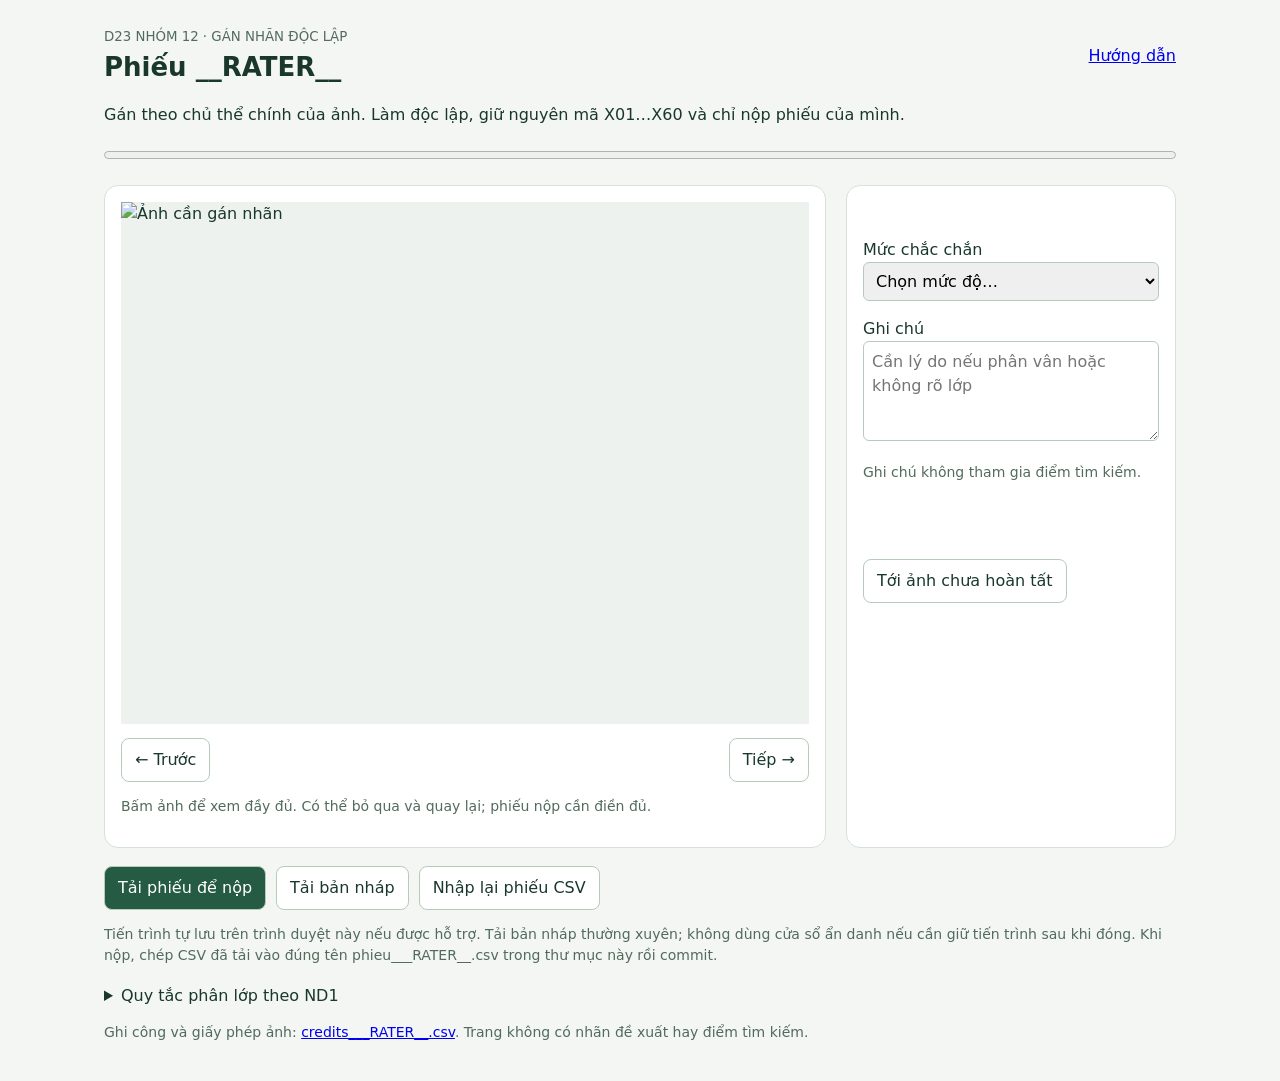
<file: scripts/labels/template.html>
<!doctype html>
<html lang="vi"><meta charset="utf-8"><meta name="viewport" content="width=device-width,initial-scale=1">
<title>Gán nhãn độc lập — __RATER__</title>
<style>
*{box-sizing:border-box}body{margin:0;background:#f3f6f3;color:#19382b;font:16px/1.5 system-ui,sans-serif}
main{max-width:1120px;margin:auto;padding:24px}header{display:flex;justify-content:space-between;gap:12px;align-items:center;flex-wrap:wrap}
h1{font-size:26px;margin:0}small{color:#526b5c}.layout{display:grid;grid-template-columns:minmax(0,1fr) 330px;gap:20px;margin-top:18px}
.photo,.form{background:white;border:1px solid #d7e1d8;border-radius:14px;padding:16px}.photo img{display:block;width:100%;height:58vh;object-fit:contain;background:#eef2ef}
.nav{display:flex;gap:12px;align-items:center;justify-content:space-between;margin-top:14px}button,.import{font:inherit;padding:9px 13px;border:1px solid #b6cbb9;border-radius:8px;background:white;color:#19382b;cursor:pointer}
button:focus-visible,textarea:focus-visible,select:focus-visible{outline:3px solid #d89c2b;outline-offset:2px}button.active,.primary{background:#245b42;color:white}.classes{display:grid;grid-template-columns:1fr 1fr;gap:8px}
label{display:block;margin-top:16px}textarea,select{width:100%;padding:8px;font:inherit;border:1px solid #b6cbb9;border-radius:6px}textarea{height:100px}progress{width:100%;accent-color:#245b42}
.hint{font-size:14px;color:#526b5c}.error{color:#a52822}#status{min-height:44px}details{margin-top:18px}summary{cursor:pointer}table{border-collapse:collapse;width:100%;font-size:14px}td{border-bottom:1px solid #ddd;padding:8px}.tools{display:flex;gap:10px;flex-wrap:wrap;margin-top:18px}
@media(max-width:800px){.layout{grid-template-columns:1fr}.photo img{height:45vh}main{padding:12px}}
</style>
<main><header><div><small>D23 NHÓM 12 · GÁN NHÃN ĐỘC LẬP</small><h1>Phiếu __RATER__</h1></div><a href="HUONG_DAN.md">Hướng dẫn</a></header>
<p>Gán theo chủ thể chính của ảnh. Làm độc lập, giữ nguyên mã X01…X60 và chỉ nộp phiếu của mình.</p>
<div id="progress-text"></div><progress id="progress" max="60" value="0"></progress>
<div class="layout"><section class="photo"><a id="full" target="_blank" rel="noopener"><img id="image" alt="Ảnh cần gán nhãn"></a>
<div class="nav"><button id="prev">← Trước</button><strong id="position"></strong><button id="next">Tiếp →</button></div><p class="hint">Bấm ảnh để xem đầy đủ. Có thể bỏ qua và quay lại; phiếu nộp cần điền đủ.</p></section>
<section class="form"><h2 id="name"></h2><div class="classes" id="classes"></div>
<label>Mức chắc chắn<select id="certainty"><option value="">Chọn mức độ…</option><option value="chac">Chắc chắn</option><option value="phan_van">Phân vân</option></select></label>
<label>Ghi chú<textarea id="notes" placeholder="Cần lý do nếu phân vân hoặc không rõ lớp"></textarea></label>
<p class="hint">Ghi chú không tham gia điểm tìm kiếm.</p><p id="status" role="status" aria-live="polite"></p>
<button id="unfinished">Tới ảnh chưa hoàn tất</button></section></div>
<div class="tools"><button id="download" class="primary">Tải phiếu để nộp</button><button id="draft">Tải bản nháp</button><label class="import" style="margin:0">Nhập lại phiếu CSV<input id="import" type="file" accept=".csv,text/csv" hidden></label></div>
<p class="hint">Tiến trình tự lưu trên trình duyệt này nếu được hỗ trợ. Tải bản nháp thường xuyên; không dùng cửa sổ ẩn danh nếu cần giữ tiến trình sau khi đóng. Khi nộp, chép CSV đã tải vào đúng tên phieu___RATER__.csv trong thư mục này rồi commit.</p>
<details><summary>Quy tắc phân lớp theo ND1</summary><table>
<tr><td>SEA — Biển</td><td>Mặt biển, sóng, bờ biển, bãi cát giáp biển.</td></tr><tr><td>WAT — Thác</td><td>Dòng nước đổ từ trên cao, bọt hoặc sương thác.</td></tr>
<tr><td>FOR — Rừng</td><td>Tán lá, thân cây, đường mòn trong rừng; rừng là trọng tâm.</td></tr><tr><td>MOU — Núi</td><td>Hình dạng đỉnh/dãy/sườn núi hoặc thung lũng là chủ thể.</td></tr>
<tr><td>RIV — Sông/Hồ</td><td>Mặt nước tương đối phẳng có bờ bao quanh, không có sóng biển lớn hay thác.</td></tr><tr><td>FLO — Hoa</td><td>Bông hoa, bụi hoa hoặc cánh đồng hoa.</td></tr>
<tr><td>KHONG_RO</td><td>Không xác định được một lớp; ghi rõ lý do.</td></tr></table>
<p>Hồ có núi phía sau: RIV khi mặt nước là chủ thể, MOU khi núi là trọng tâm. Thác giữa rừng: WAT khi dòng nước đổ là chủ thể.</p></details>
<p class="hint">Ghi công và giấy phép ảnh: <a href="credits___RATER__.csv">credits___RATER__.csv</a>. Trang không có nhãn đề xuất hay điểm tìm kiếm.</p>
</main><script>
'use strict';
const kit=__PAYLOAD__;
const $=id=>document.getElementById(id),fields=['anh','lop','muc_do','ghi_chu'];
const choices={SEA:'Biển',WAT:'Thác',FOR:'Rừng',MOU:'Núi',RIV:'Sông/Hồ',FLO:'Hoa',KHONG_RO:'Không rõ'};
const storageKey='nh12-blind-'+kit.rater+'-'+kit.snapshot;
let rows=kit.ids.map(anh=>({anh,lop:'',muc_do:'',ghi_chu:''})),index=0;
function validateRows(data,complete=false){
 if(data.length!==kit.ids.length||new Set(data.map(r=>r.anh)).size!==kit.ids.length||data.some(r=>!kit.ids.includes(r.anh)))throw Error('Mã ảnh thiếu, thừa hoặc bị trùng.');
 for(const r of data){if(fields.some(k=>typeof r[k]!=='string'))throw Error('CSV không đủ cột.');if(r.lop&&!Object.hasOwn(choices,r.lop))throw Error(r.anh+': sai mã lớp.');if(r.muc_do&&!['chac','phan_van'].includes(r.muc_do))throw Error(r.anh+': sai mức độ.');if(complete&&!done(r))throw Error(r.anh+': cần lớp, mức chắc chắn và ghi chú nếu phân vân/không rõ.');}
}
function done(r){return Object.hasOwn(choices,r.lop)&&['chac','phan_van'].includes(r.muc_do)&&(!(r.lop==='KHONG_RO'||r.muc_do==='phan_van')||r.ghi_chu.trim());}
function message(text,error=false){$('status').textContent=text;$('status').className=error?'error':'hint';}
try{const saved=localStorage.getItem(storageKey);if(saved){let d=JSON.parse(saved);validateRows(d);rows=kit.ids.map(id=>d.find(r=>r.anh===id));}}catch{message('Không đọc được bản lưu trình duyệt. Có thể nhập bản nháp CSV.',true);}
function persist(){try{localStorage.setItem(storageKey,JSON.stringify(rows));message('Đã lưu trên trình duyệt.');}catch{message('Trình duyệt không lưu tiến trình. Hãy tải bản nháp CSV.',true);}progress();}
function progress(){const n=rows.filter(done).length;$('progress').value=n;$('progress-text').textContent=`Đã hoàn tất ${n}/${rows.length} ảnh`;}
function paint(){const r=rows[index],src='anh_'+kit.rater+'/'+r.anh;$('image').src=src;$('image').alt=r.anh;$('full').href=src;$('name').textContent=r.anh;$('position').textContent=`${index+1} / ${rows.length}`;$('certainty').value=r.muc_do;$('notes').value=r.ghi_chu;$('prev').disabled=index===0;$('next').disabled=index===rows.length-1;document.querySelectorAll('[data-label]').forEach(b=>{b.classList.toggle('active',b.dataset.label===r.lop);b.setAttribute('aria-pressed',String(b.dataset.label===r.lop));});progress();}
for(const [code,title] of Object.entries(choices)){const b=document.createElement('button');b.type='button';b.dataset.label=code;b.textContent=code+' · '+title;b.onclick=()=>{rows[index].lop=code;persist();paint();};$('classes').append(b);}
$('certainty').onchange=()=>{rows[index].muc_do=$('certainty').value;persist();};$('notes').oninput=()=>{rows[index].ghi_chu=$('notes').value;persist();};
$('prev').onclick=()=>{if(index>0){index--;paint();}};$('next').onclick=()=>{if(index<rows.length-1){index++;paint();}};
$('unfinished').onclick=()=>{const i=rows.findIndex(r=>!done(r));if(i<0){message('Đã đủ 60 ảnh. Có thể tải phiếu để nộp.');return;}index=i;paint();};
function download(complete){try{validateRows(rows,complete);}catch(e){message(e.message,true);return;}const quote=v=>'"'+v.replaceAll('"','""')+'"';const csv='\ufeff'+[fields.join(','),...rows.map(r=>fields.map(k=>quote(r[k])).join(','))].join('\r\n')+'\r\n';const url=URL.createObjectURL(new Blob([csv],{type:'text/csv;charset=utf-8'}));const a=document.createElement('a');a.href=url;a.download='phieu_'+kit.rater+(complete?'':'_nhap')+'.csv';a.click();setTimeout(()=>URL.revokeObjectURL(url),1000);message(complete?'Đã xuất phiếu. Chép vào đúng phieu_'+kit.rater+'.csv rồi commit.':'Đã xuất bản nháp.');}
$('download').onclick=()=>download(true);$('draft').onclick=()=>download(false);
function parseCSV(text){text=text.replace(/^\ufeff/,'');let table=[],row=[],cell='',quoted=false;for(let i=0;i<text.length;i++){let ch=text[i];if(ch==='"'){if(quoted&&text[i+1]==='"'){cell+='"';i++;}else quoted=!quoted;}else if(ch===','&&!quoted){row.push(cell);cell='';}else if((ch==='\n'||ch==='\r')&&!quoted){if(ch==='\r'&&text[i+1]==='\n')i++;row.push(cell);if(row.some(v=>v!==''))table.push(row);row=[];cell='';}else cell+=ch;}if(quoted)throw Error('CSV thiếu dấu đóng ngoặc kép.');if(cell||row.length){row.push(cell);table.push(row);}if(JSON.stringify(table.shift())!==JSON.stringify(fields))throw Error('Cột phải là anh,lop,muc_do,ghi_chu.');return table.map(r=>{if(r.length!==fields.length)throw Error('CSV có dòng thừa/thiếu cột.');return Object.fromEntries(fields.map((k,i)=>[k,r[i]]));});}
$('import').onchange=async event=>{const file=event.target.files[0];if(!file)return;try{const incoming=parseCSV(await file.text());validateRows(incoming);if(rows.some(r=>r.lop||r.muc_do||r.ghi_chu)&&!confirm('Thay tiến trình hiện tại bằng CSV này? Hãy giữ bản nháp trước nếu cần.'))return;rows=kit.ids.map(id=>incoming.find(r=>r.anh===id));persist();paint();message('Đã nhập CSV.');}catch(e){message(e.message,true);}finally{event.target.value='';}};
paint();
</script></html>
</file>
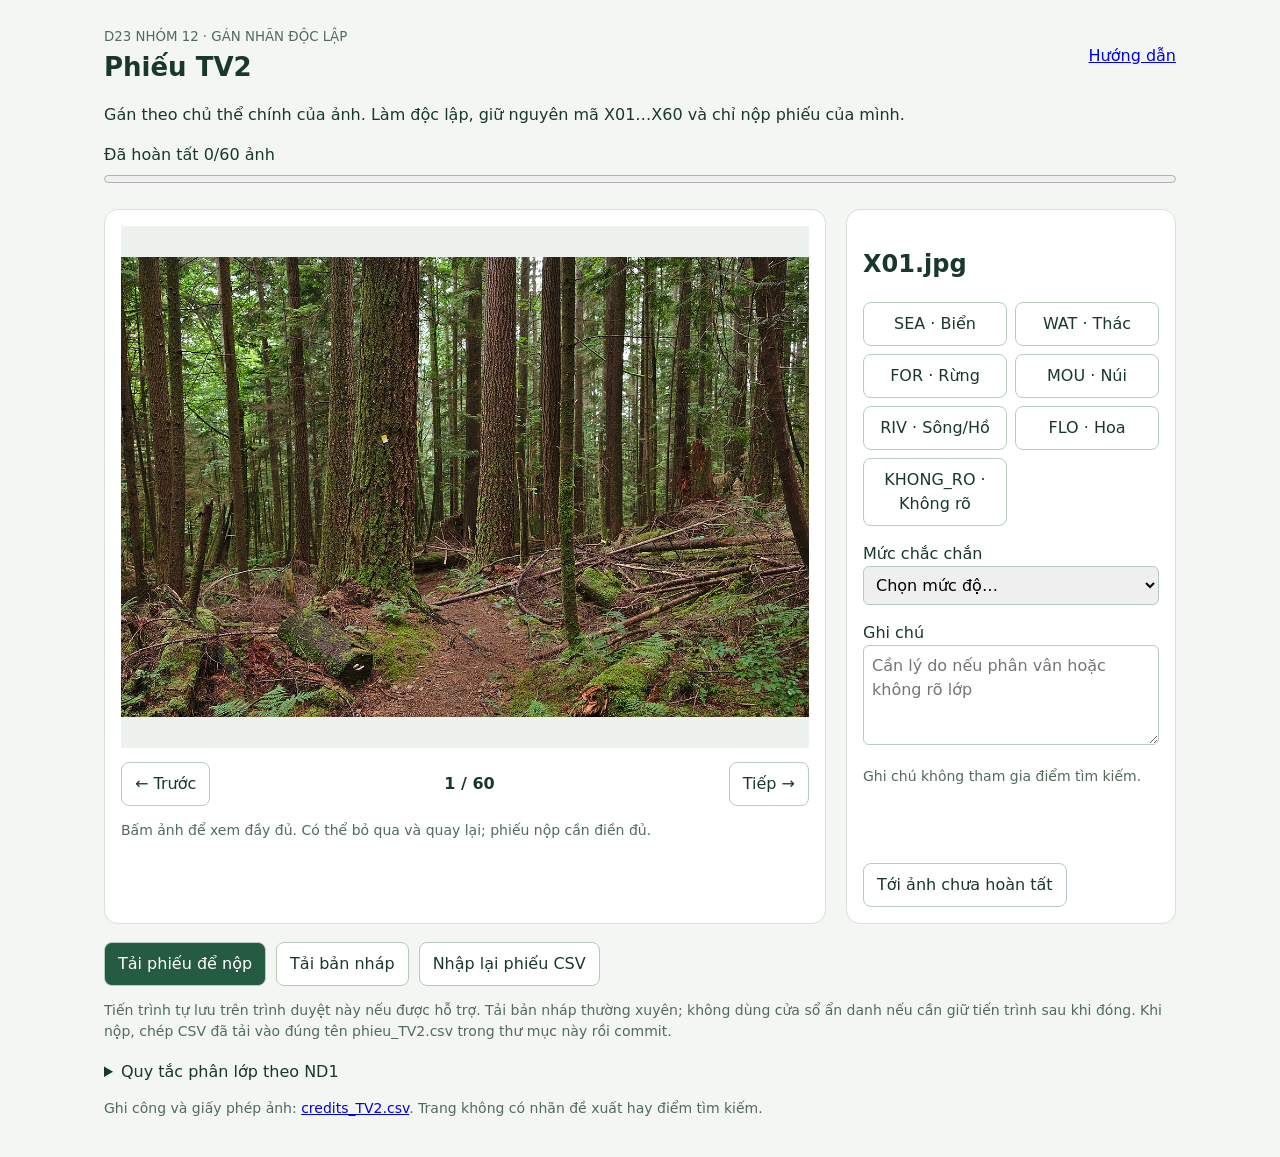
<file: data/test_internet/xac_nhan_mu/TV2.html>
<!doctype html>
<html lang="vi"><meta charset="utf-8"><meta name="viewport" content="width=device-width,initial-scale=1">
<title>Gán nhãn độc lập — TV2</title>
<style>
*{box-sizing:border-box}body{margin:0;background:#f3f6f3;color:#19382b;font:16px/1.5 system-ui,sans-serif}
main{max-width:1120px;margin:auto;padding:24px}header{display:flex;justify-content:space-between;gap:12px;align-items:center;flex-wrap:wrap}
h1{font-size:26px;margin:0}small{color:#526b5c}.layout{display:grid;grid-template-columns:minmax(0,1fr) 330px;gap:20px;margin-top:18px}
.photo,.form{background:white;border:1px solid #d7e1d8;border-radius:14px;padding:16px}.photo img{display:block;width:100%;height:58vh;object-fit:contain;background:#eef2ef}
.nav{display:flex;gap:12px;align-items:center;justify-content:space-between;margin-top:14px}button,.import{font:inherit;padding:9px 13px;border:1px solid #b6cbb9;border-radius:8px;background:white;color:#19382b;cursor:pointer}
button:focus-visible,textarea:focus-visible,select:focus-visible{outline:3px solid #d89c2b;outline-offset:2px}button.active,.primary{background:#245b42;color:white}.classes{display:grid;grid-template-columns:1fr 1fr;gap:8px}
label{display:block;margin-top:16px}textarea,select{width:100%;padding:8px;font:inherit;border:1px solid #b6cbb9;border-radius:6px}textarea{height:100px}progress{width:100%;accent-color:#245b42}
.hint{font-size:14px;color:#526b5c}.error{color:#a52822}#status{min-height:44px}details{margin-top:18px}summary{cursor:pointer}table{border-collapse:collapse;width:100%;font-size:14px}td{border-bottom:1px solid #ddd;padding:8px}.tools{display:flex;gap:10px;flex-wrap:wrap;margin-top:18px}
@media(max-width:800px){.layout{grid-template-columns:1fr}.photo img{height:45vh}main{padding:12px}}
</style>
<main><header><div><small>D23 NHÓM 12 · GÁN NHÃN ĐỘC LẬP</small><h1>Phiếu TV2</h1></div><a href="HUONG_DAN.md">Hướng dẫn</a></header>
<p>Gán theo chủ thể chính của ảnh. Làm độc lập, giữ nguyên mã X01…X60 và chỉ nộp phiếu của mình.</p>
<div id="progress-text"></div><progress id="progress" max="60" value="0"></progress>
<div class="layout"><section class="photo"><a id="full" target="_blank" rel="noopener"><img id="image" alt="Ảnh cần gán nhãn"></a>
<div class="nav"><button id="prev">← Trước</button><strong id="position"></strong><button id="next">Tiếp →</button></div><p class="hint">Bấm ảnh để xem đầy đủ. Có thể bỏ qua và quay lại; phiếu nộp cần điền đủ.</p></section>
<section class="form"><h2 id="name"></h2><div class="classes" id="classes"></div>
<label>Mức chắc chắn<select id="certainty"><option value="">Chọn mức độ…</option><option value="chac">Chắc chắn</option><option value="phan_van">Phân vân</option></select></label>
<label>Ghi chú<textarea id="notes" placeholder="Cần lý do nếu phân vân hoặc không rõ lớp"></textarea></label>
<p class="hint">Ghi chú không tham gia điểm tìm kiếm.</p><p id="status" role="status" aria-live="polite"></p>
<button id="unfinished">Tới ảnh chưa hoàn tất</button></section></div>
<div class="tools"><button id="download" class="primary">Tải phiếu để nộp</button><button id="draft">Tải bản nháp</button><label class="import" style="margin:0">Nhập lại phiếu CSV<input id="import" type="file" accept=".csv,text/csv" hidden></label></div>
<p class="hint">Tiến trình tự lưu trên trình duyệt này nếu được hỗ trợ. Tải bản nháp thường xuyên; không dùng cửa sổ ẩn danh nếu cần giữ tiến trình sau khi đóng. Khi nộp, chép CSV đã tải vào đúng tên phieu_TV2.csv trong thư mục này rồi commit.</p>
<details><summary>Quy tắc phân lớp theo ND1</summary><table>
<tr><td>SEA — Biển</td><td>Mặt biển, sóng, bờ biển, bãi cát giáp biển.</td></tr><tr><td>WAT — Thác</td><td>Dòng nước đổ từ trên cao, bọt hoặc sương thác.</td></tr>
<tr><td>FOR — Rừng</td><td>Tán lá, thân cây, đường mòn trong rừng; rừng là trọng tâm.</td></tr><tr><td>MOU — Núi</td><td>Hình dạng đỉnh/dãy/sườn núi hoặc thung lũng là chủ thể.</td></tr>
<tr><td>RIV — Sông/Hồ</td><td>Mặt nước tương đối phẳng có bờ bao quanh, không có sóng biển lớn hay thác.</td></tr><tr><td>FLO — Hoa</td><td>Bông hoa, bụi hoa hoặc cánh đồng hoa.</td></tr>
<tr><td>KHONG_RO</td><td>Không xác định được một lớp; ghi rõ lý do.</td></tr></table>
<p>Hồ có núi phía sau: RIV khi mặt nước là chủ thể, MOU khi núi là trọng tâm. Thác giữa rừng: WAT khi dòng nước đổ là chủ thể.</p></details>
<p class="hint">Ghi công và giấy phép ảnh: <a href="credits_TV2.csv">credits_TV2.csv</a>. Trang không có nhãn đề xuất hay điểm tìm kiếm.</p>
</main><script>
'use strict';
const kit={"rater": "TV2", "ids": ["X01.jpg", "X02.jpg", "X03.jpg", "X04.jpg", "X05.jpg", "X06.jpg", "X07.jpg", "X08.jpg", "X09.jpg", "X10.jpg", "X11.jpg", "X12.jpg", "X13.jpg", "X14.jpg", "X15.jpg", "X16.jpg", "X17.jpg", "X18.jpg", "X19.jpg", "X20.jpg", "X21.jpg", "X22.jpg", "X23.jpg", "X24.jpg", "X25.jpg", "X26.jpg", "X27.jpg", "X28.jpg", "X29.jpg", "X30.jpg", "X31.jpg", "X32.jpg", "X33.jpg", "X34.jpg", "X35.jpg", "X36.jpg", "X37.jpg", "X38.jpg", "X39.jpg", "X40.jpg", "X41.jpg", "X42.jpg", "X43.jpg", "X44.jpg", "X45.jpg", "X46.jpg", "X47.jpg", "X48.jpg", "X49.jpg", "X50.jpg", "X51.jpg", "X52.jpg", "X53.jpg", "X54.jpg", "X55.jpg", "X56.jpg", "X57.jpg", "X58.jpg", "X59.jpg", "X60.jpg"], "snapshot": "89b5c73b4c736aefac8e596a0de2cd6aedcdbe7c98460402e4872260d0c4115e"};
const $=id=>document.getElementById(id),fields=['anh','lop','muc_do','ghi_chu'];
const choices={SEA:'Biển',WAT:'Thác',FOR:'Rừng',MOU:'Núi',RIV:'Sông/Hồ',FLO:'Hoa',KHONG_RO:'Không rõ'};
const storageKey='nh12-blind-'+kit.rater+'-'+kit.snapshot;
let rows=kit.ids.map(anh=>({anh,lop:'',muc_do:'',ghi_chu:''})),index=0;
function validateRows(data,complete=false){
 if(data.length!==kit.ids.length||new Set(data.map(r=>r.anh)).size!==kit.ids.length||data.some(r=>!kit.ids.includes(r.anh)))throw Error('Mã ảnh thiếu, thừa hoặc bị trùng.');
 for(const r of data){if(fields.some(k=>typeof r[k]!=='string'))throw Error('CSV không đủ cột.');if(r.lop&&!Object.hasOwn(choices,r.lop))throw Error(r.anh+': sai mã lớp.');if(r.muc_do&&!['chac','phan_van'].includes(r.muc_do))throw Error(r.anh+': sai mức độ.');if(complete&&!done(r))throw Error(r.anh+': cần lớp, mức chắc chắn và ghi chú nếu phân vân/không rõ.');}
}
function done(r){return Object.hasOwn(choices,r.lop)&&['chac','phan_van'].includes(r.muc_do)&&(!(r.lop==='KHONG_RO'||r.muc_do==='phan_van')||r.ghi_chu.trim());}
function message(text,error=false){$('status').textContent=text;$('status').className=error?'error':'hint';}
try{const saved=localStorage.getItem(storageKey);if(saved){let d=JSON.parse(saved);validateRows(d);rows=kit.ids.map(id=>d.find(r=>r.anh===id));}}catch{message('Không đọc được bản lưu trình duyệt. Có thể nhập bản nháp CSV.',true);}
function persist(){try{localStorage.setItem(storageKey,JSON.stringify(rows));message('Đã lưu trên trình duyệt.');}catch{message('Trình duyệt không lưu tiến trình. Hãy tải bản nháp CSV.',true);}progress();}
function progress(){const n=rows.filter(done).length;$('progress').value=n;$('progress-text').textContent=`Đã hoàn tất ${n}/${rows.length} ảnh`;}
function paint(){const r=rows[index],src='anh_'+kit.rater+'/'+r.anh;$('image').src=src;$('image').alt=r.anh;$('full').href=src;$('name').textContent=r.anh;$('position').textContent=`${index+1} / ${rows.length}`;$('certainty').value=r.muc_do;$('notes').value=r.ghi_chu;$('prev').disabled=index===0;$('next').disabled=index===rows.length-1;document.querySelectorAll('[data-label]').forEach(b=>{b.classList.toggle('active',b.dataset.label===r.lop);b.setAttribute('aria-pressed',String(b.dataset.label===r.lop));});progress();}
for(const [code,title] of Object.entries(choices)){const b=document.createElement('button');b.type='button';b.dataset.label=code;b.textContent=code+' · '+title;b.onclick=()=>{rows[index].lop=code;persist();paint();};$('classes').append(b);}
$('certainty').onchange=()=>{rows[index].muc_do=$('certainty').value;persist();};$('notes').oninput=()=>{rows[index].ghi_chu=$('notes').value;persist();};
$('prev').onclick=()=>{if(index>0){index--;paint();}};$('next').onclick=()=>{if(index<rows.length-1){index++;paint();}};
$('unfinished').onclick=()=>{const i=rows.findIndex(r=>!done(r));if(i<0){message('Đã đủ 60 ảnh. Có thể tải phiếu để nộp.');return;}index=i;paint();};
function download(complete){try{validateRows(rows,complete);}catch(e){message(e.message,true);return;}const quote=v=>'"'+v.replaceAll('"','""')+'"';const csv='\ufeff'+[fields.join(','),...rows.map(r=>fields.map(k=>quote(r[k])).join(','))].join('\r\n')+'\r\n';const url=URL.createObjectURL(new Blob([csv],{type:'text/csv;charset=utf-8'}));const a=document.createElement('a');a.href=url;a.download='phieu_'+kit.rater+(complete?'':'_nhap')+'.csv';a.click();setTimeout(()=>URL.revokeObjectURL(url),1000);message(complete?'Đã xuất phiếu. Chép vào đúng phieu_'+kit.rater+'.csv rồi commit.':'Đã xuất bản nháp.');}
$('download').onclick=()=>download(true);$('draft').onclick=()=>download(false);
function parseCSV(text){text=text.replace(/^\ufeff/,'');let table=[],row=[],cell='',quoted=false;for(let i=0;i<text.length;i++){let ch=text[i];if(ch==='"'){if(quoted&&text[i+1]==='"'){cell+='"';i++;}else quoted=!quoted;}else if(ch===','&&!quoted){row.push(cell);cell='';}else if((ch==='\n'||ch==='\r')&&!quoted){if(ch==='\r'&&text[i+1]==='\n')i++;row.push(cell);if(row.some(v=>v!==''))table.push(row);row=[];cell='';}else cell+=ch;}if(quoted)throw Error('CSV thiếu dấu đóng ngoặc kép.');if(cell||row.length){row.push(cell);table.push(row);}if(JSON.stringify(table.shift())!==JSON.stringify(fields))throw Error('Cột phải là anh,lop,muc_do,ghi_chu.');return table.map(r=>{if(r.length!==fields.length)throw Error('CSV có dòng thừa/thiếu cột.');return Object.fromEntries(fields.map((k,i)=>[k,r[i]]));});}
$('import').onchange=async event=>{const file=event.target.files[0];if(!file)return;try{const incoming=parseCSV(await file.text());validateRows(incoming);if(rows.some(r=>r.lop||r.muc_do||r.ghi_chu)&&!confirm('Thay tiến trình hiện tại bằng CSV này? Hãy giữ bản nháp trước nếu cần.'))return;rows=kit.ids.map(id=>incoming.find(r=>r.anh===id));persist();paint();message('Đã nhập CSV.');}catch(e){message(e.message,true);}finally{event.target.value='';}};
paint();
</script></html>
</file>
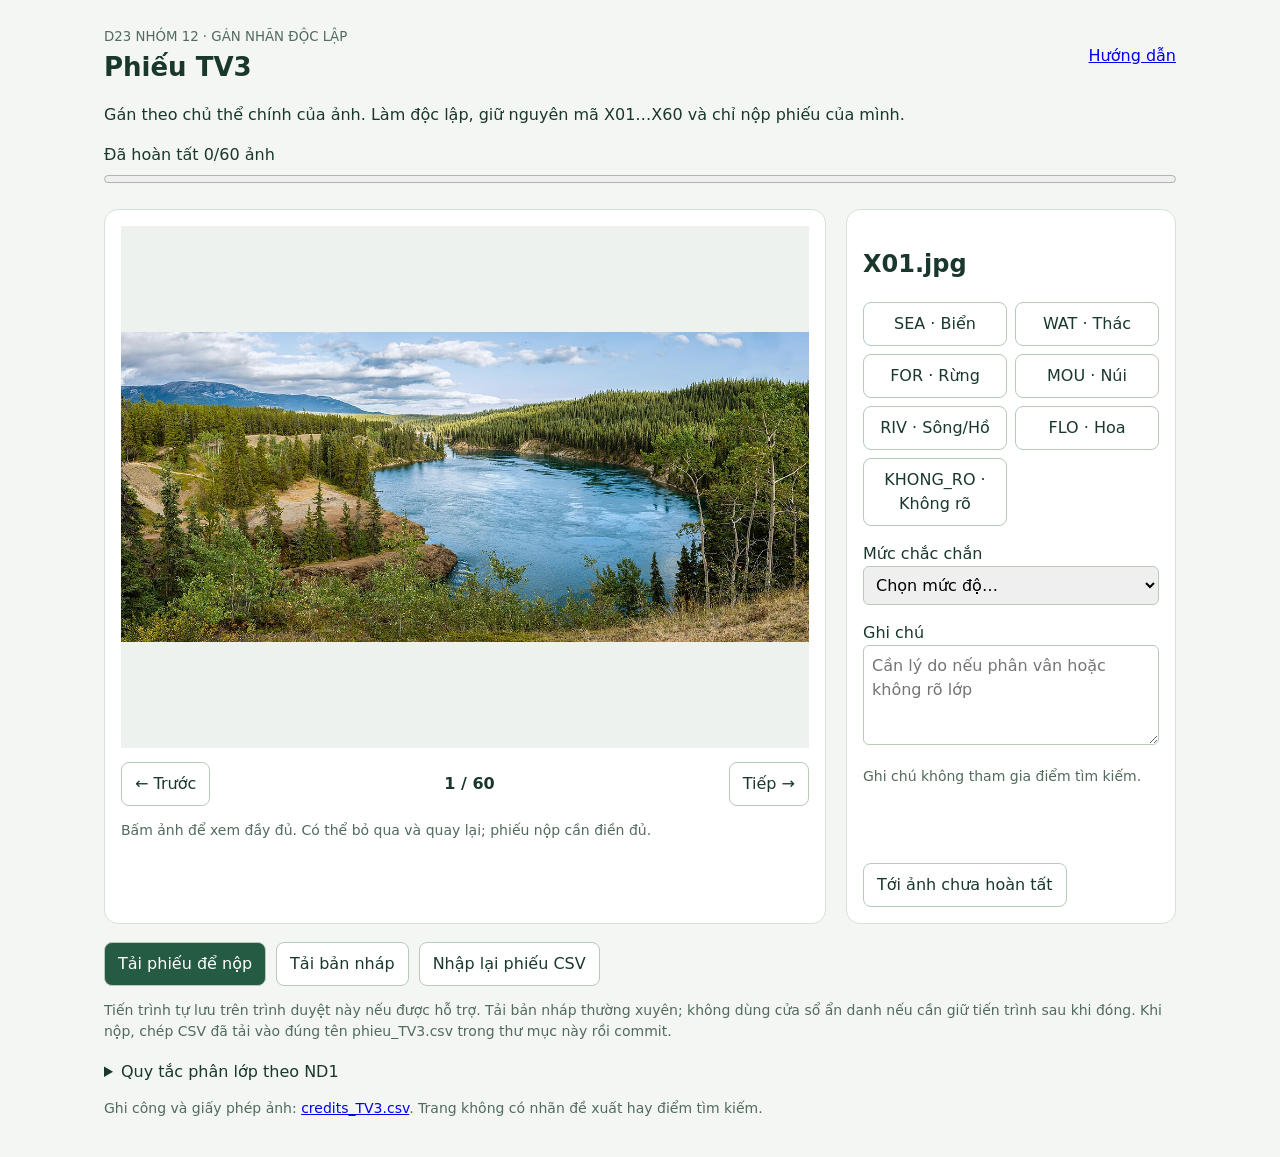
<file: data/test_internet/xac_nhan_mu/TV3.html>
<!doctype html>
<html lang="vi"><meta charset="utf-8"><meta name="viewport" content="width=device-width,initial-scale=1">
<title>Gán nhãn độc lập — TV3</title>
<style>
*{box-sizing:border-box}body{margin:0;background:#f3f6f3;color:#19382b;font:16px/1.5 system-ui,sans-serif}
main{max-width:1120px;margin:auto;padding:24px}header{display:flex;justify-content:space-between;gap:12px;align-items:center;flex-wrap:wrap}
h1{font-size:26px;margin:0}small{color:#526b5c}.layout{display:grid;grid-template-columns:minmax(0,1fr) 330px;gap:20px;margin-top:18px}
.photo,.form{background:white;border:1px solid #d7e1d8;border-radius:14px;padding:16px}.photo img{display:block;width:100%;height:58vh;object-fit:contain;background:#eef2ef}
.nav{display:flex;gap:12px;align-items:center;justify-content:space-between;margin-top:14px}button,.import{font:inherit;padding:9px 13px;border:1px solid #b6cbb9;border-radius:8px;background:white;color:#19382b;cursor:pointer}
button:focus-visible,textarea:focus-visible,select:focus-visible{outline:3px solid #d89c2b;outline-offset:2px}button.active,.primary{background:#245b42;color:white}.classes{display:grid;grid-template-columns:1fr 1fr;gap:8px}
label{display:block;margin-top:16px}textarea,select{width:100%;padding:8px;font:inherit;border:1px solid #b6cbb9;border-radius:6px}textarea{height:100px}progress{width:100%;accent-color:#245b42}
.hint{font-size:14px;color:#526b5c}.error{color:#a52822}#status{min-height:44px}details{margin-top:18px}summary{cursor:pointer}table{border-collapse:collapse;width:100%;font-size:14px}td{border-bottom:1px solid #ddd;padding:8px}.tools{display:flex;gap:10px;flex-wrap:wrap;margin-top:18px}
@media(max-width:800px){.layout{grid-template-columns:1fr}.photo img{height:45vh}main{padding:12px}}
</style>
<main><header><div><small>D23 NHÓM 12 · GÁN NHÃN ĐỘC LẬP</small><h1>Phiếu TV3</h1></div><a href="HUONG_DAN.md">Hướng dẫn</a></header>
<p>Gán theo chủ thể chính của ảnh. Làm độc lập, giữ nguyên mã X01…X60 và chỉ nộp phiếu của mình.</p>
<div id="progress-text"></div><progress id="progress" max="60" value="0"></progress>
<div class="layout"><section class="photo"><a id="full" target="_blank" rel="noopener"><img id="image" alt="Ảnh cần gán nhãn"></a>
<div class="nav"><button id="prev">← Trước</button><strong id="position"></strong><button id="next">Tiếp →</button></div><p class="hint">Bấm ảnh để xem đầy đủ. Có thể bỏ qua và quay lại; phiếu nộp cần điền đủ.</p></section>
<section class="form"><h2 id="name"></h2><div class="classes" id="classes"></div>
<label>Mức chắc chắn<select id="certainty"><option value="">Chọn mức độ…</option><option value="chac">Chắc chắn</option><option value="phan_van">Phân vân</option></select></label>
<label>Ghi chú<textarea id="notes" placeholder="Cần lý do nếu phân vân hoặc không rõ lớp"></textarea></label>
<p class="hint">Ghi chú không tham gia điểm tìm kiếm.</p><p id="status" role="status" aria-live="polite"></p>
<button id="unfinished">Tới ảnh chưa hoàn tất</button></section></div>
<div class="tools"><button id="download" class="primary">Tải phiếu để nộp</button><button id="draft">Tải bản nháp</button><label class="import" style="margin:0">Nhập lại phiếu CSV<input id="import" type="file" accept=".csv,text/csv" hidden></label></div>
<p class="hint">Tiến trình tự lưu trên trình duyệt này nếu được hỗ trợ. Tải bản nháp thường xuyên; không dùng cửa sổ ẩn danh nếu cần giữ tiến trình sau khi đóng. Khi nộp, chép CSV đã tải vào đúng tên phieu_TV3.csv trong thư mục này rồi commit.</p>
<details><summary>Quy tắc phân lớp theo ND1</summary><table>
<tr><td>SEA — Biển</td><td>Mặt biển, sóng, bờ biển, bãi cát giáp biển.</td></tr><tr><td>WAT — Thác</td><td>Dòng nước đổ từ trên cao, bọt hoặc sương thác.</td></tr>
<tr><td>FOR — Rừng</td><td>Tán lá, thân cây, đường mòn trong rừng; rừng là trọng tâm.</td></tr><tr><td>MOU — Núi</td><td>Hình dạng đỉnh/dãy/sườn núi hoặc thung lũng là chủ thể.</td></tr>
<tr><td>RIV — Sông/Hồ</td><td>Mặt nước tương đối phẳng có bờ bao quanh, không có sóng biển lớn hay thác.</td></tr><tr><td>FLO — Hoa</td><td>Bông hoa, bụi hoa hoặc cánh đồng hoa.</td></tr>
<tr><td>KHONG_RO</td><td>Không xác định được một lớp; ghi rõ lý do.</td></tr></table>
<p>Hồ có núi phía sau: RIV khi mặt nước là chủ thể, MOU khi núi là trọng tâm. Thác giữa rừng: WAT khi dòng nước đổ là chủ thể.</p></details>
<p class="hint">Ghi công và giấy phép ảnh: <a href="credits_TV3.csv">credits_TV3.csv</a>. Trang không có nhãn đề xuất hay điểm tìm kiếm.</p>
</main><script>
'use strict';
const kit={"rater": "TV3", "ids": ["X01.jpg", "X02.jpg", "X03.jpg", "X04.jpg", "X05.jpg", "X06.jpg", "X07.jpg", "X08.jpg", "X09.jpg", "X10.jpg", "X11.jpg", "X12.jpg", "X13.jpg", "X14.jpg", "X15.jpg", "X16.jpg", "X17.jpg", "X18.jpg", "X19.jpg", "X20.jpg", "X21.jpg", "X22.jpg", "X23.jpg", "X24.jpg", "X25.jpg", "X26.jpg", "X27.jpg", "X28.jpg", "X29.jpg", "X30.jpg", "X31.jpg", "X32.jpg", "X33.jpg", "X34.jpg", "X35.jpg", "X36.jpg", "X37.jpg", "X38.jpg", "X39.jpg", "X40.jpg", "X41.jpg", "X42.jpg", "X43.jpg", "X44.jpg", "X45.jpg", "X46.jpg", "X47.jpg", "X48.jpg", "X49.jpg", "X50.jpg", "X51.jpg", "X52.jpg", "X53.jpg", "X54.jpg", "X55.jpg", "X56.jpg", "X57.jpg", "X58.jpg", "X59.jpg", "X60.jpg"], "snapshot": "c0b694851f2ac513ff0d2556c585ab8bfa92a65ebe7c68820299702bd9028570"};
const $=id=>document.getElementById(id),fields=['anh','lop','muc_do','ghi_chu'];
const choices={SEA:'Biển',WAT:'Thác',FOR:'Rừng',MOU:'Núi',RIV:'Sông/Hồ',FLO:'Hoa',KHONG_RO:'Không rõ'};
const storageKey='nh12-blind-'+kit.rater+'-'+kit.snapshot;
let rows=kit.ids.map(anh=>({anh,lop:'',muc_do:'',ghi_chu:''})),index=0;
function validateRows(data,complete=false){
 if(data.length!==kit.ids.length||new Set(data.map(r=>r.anh)).size!==kit.ids.length||data.some(r=>!kit.ids.includes(r.anh)))throw Error('Mã ảnh thiếu, thừa hoặc bị trùng.');
 for(const r of data){if(fields.some(k=>typeof r[k]!=='string'))throw Error('CSV không đủ cột.');if(r.lop&&!Object.hasOwn(choices,r.lop))throw Error(r.anh+': sai mã lớp.');if(r.muc_do&&!['chac','phan_van'].includes(r.muc_do))throw Error(r.anh+': sai mức độ.');if(complete&&!done(r))throw Error(r.anh+': cần lớp, mức chắc chắn và ghi chú nếu phân vân/không rõ.');}
}
function done(r){return Object.hasOwn(choices,r.lop)&&['chac','phan_van'].includes(r.muc_do)&&(!(r.lop==='KHONG_RO'||r.muc_do==='phan_van')||r.ghi_chu.trim());}
function message(text,error=false){$('status').textContent=text;$('status').className=error?'error':'hint';}
try{const saved=localStorage.getItem(storageKey);if(saved){let d=JSON.parse(saved);validateRows(d);rows=kit.ids.map(id=>d.find(r=>r.anh===id));}}catch{message('Không đọc được bản lưu trình duyệt. Có thể nhập bản nháp CSV.',true);}
function persist(){try{localStorage.setItem(storageKey,JSON.stringify(rows));message('Đã lưu trên trình duyệt.');}catch{message('Trình duyệt không lưu tiến trình. Hãy tải bản nháp CSV.',true);}progress();}
function progress(){const n=rows.filter(done).length;$('progress').value=n;$('progress-text').textContent=`Đã hoàn tất ${n}/${rows.length} ảnh`;}
function paint(){const r=rows[index],src='anh_'+kit.rater+'/'+r.anh;$('image').src=src;$('image').alt=r.anh;$('full').href=src;$('name').textContent=r.anh;$('position').textContent=`${index+1} / ${rows.length}`;$('certainty').value=r.muc_do;$('notes').value=r.ghi_chu;$('prev').disabled=index===0;$('next').disabled=index===rows.length-1;document.querySelectorAll('[data-label]').forEach(b=>{b.classList.toggle('active',b.dataset.label===r.lop);b.setAttribute('aria-pressed',String(b.dataset.label===r.lop));});progress();}
for(const [code,title] of Object.entries(choices)){const b=document.createElement('button');b.type='button';b.dataset.label=code;b.textContent=code+' · '+title;b.onclick=()=>{rows[index].lop=code;persist();paint();};$('classes').append(b);}
$('certainty').onchange=()=>{rows[index].muc_do=$('certainty').value;persist();};$('notes').oninput=()=>{rows[index].ghi_chu=$('notes').value;persist();};
$('prev').onclick=()=>{if(index>0){index--;paint();}};$('next').onclick=()=>{if(index<rows.length-1){index++;paint();}};
$('unfinished').onclick=()=>{const i=rows.findIndex(r=>!done(r));if(i<0){message('Đã đủ 60 ảnh. Có thể tải phiếu để nộp.');return;}index=i;paint();};
function download(complete){try{validateRows(rows,complete);}catch(e){message(e.message,true);return;}const quote=v=>'"'+v.replaceAll('"','""')+'"';const csv='\ufeff'+[fields.join(','),...rows.map(r=>fields.map(k=>quote(r[k])).join(','))].join('\r\n')+'\r\n';const url=URL.createObjectURL(new Blob([csv],{type:'text/csv;charset=utf-8'}));const a=document.createElement('a');a.href=url;a.download='phieu_'+kit.rater+(complete?'':'_nhap')+'.csv';a.click();setTimeout(()=>URL.revokeObjectURL(url),1000);message(complete?'Đã xuất phiếu. Chép vào đúng phieu_'+kit.rater+'.csv rồi commit.':'Đã xuất bản nháp.');}
$('download').onclick=()=>download(true);$('draft').onclick=()=>download(false);
function parseCSV(text){text=text.replace(/^\ufeff/,'');let table=[],row=[],cell='',quoted=false;for(let i=0;i<text.length;i++){let ch=text[i];if(ch==='"'){if(quoted&&text[i+1]==='"'){cell+='"';i++;}else quoted=!quoted;}else if(ch===','&&!quoted){row.push(cell);cell='';}else if((ch==='\n'||ch==='\r')&&!quoted){if(ch==='\r'&&text[i+1]==='\n')i++;row.push(cell);if(row.some(v=>v!==''))table.push(row);row=[];cell='';}else cell+=ch;}if(quoted)throw Error('CSV thiếu dấu đóng ngoặc kép.');if(cell||row.length){row.push(cell);table.push(row);}if(JSON.stringify(table.shift())!==JSON.stringify(fields))throw Error('Cột phải là anh,lop,muc_do,ghi_chu.');return table.map(r=>{if(r.length!==fields.length)throw Error('CSV có dòng thừa/thiếu cột.');return Object.fromEntries(fields.map((k,i)=>[k,r[i]]));});}
$('import').onchange=async event=>{const file=event.target.files[0];if(!file)return;try{const incoming=parseCSV(await file.text());validateRows(incoming);if(rows.some(r=>r.lop||r.muc_do||r.ghi_chu)&&!confirm('Thay tiến trình hiện tại bằng CSV này? Hãy giữ bản nháp trước nếu cần.'))return;rows=kit.ids.map(id=>incoming.find(r=>r.anh===id));persist();paint();message('Đã nhập CSV.');}catch(e){message(e.message,true);}finally{event.target.value='';}};
paint();
</script></html>
</file>
